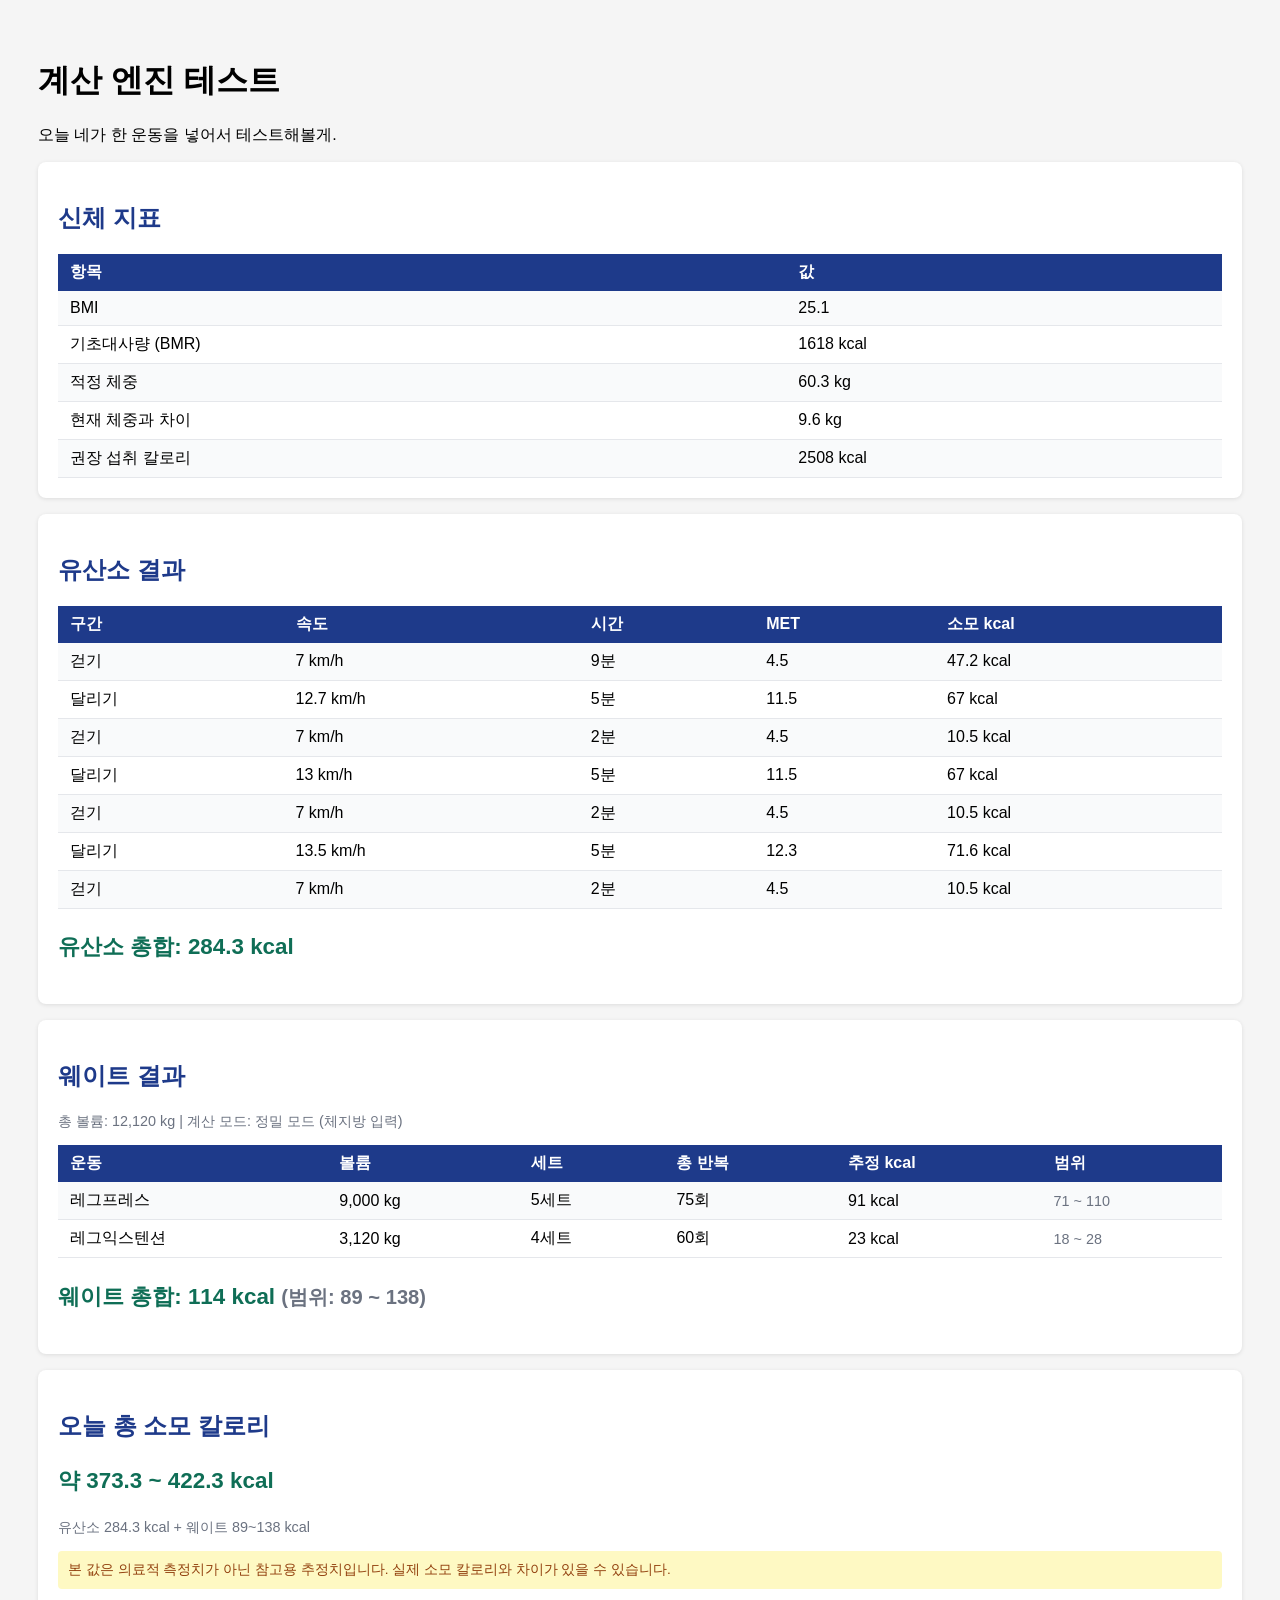
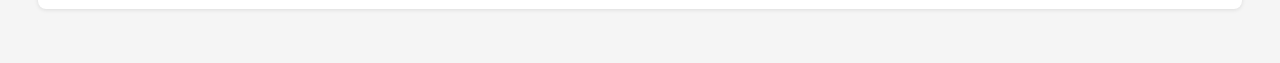
<file: test.html>
<!DOCTYPE html>
<html lang="ko">
<head>
  <meta charset="UTF-8">
  <title>계산 엔진 테스트</title>
  <style>
    body { font-family: Arial, sans-serif; padding: 30px; background: #f5f5f5; }
    .result { background: white; padding: 20px; border-radius: 8px; margin: 16px 0; box-shadow: 0 1px 4px rgba(0,0,0,0.1); }
    h2 { color: #1E3A8A; }
    h3 { color: #374151; }
    .kcal { font-size: 1.4em; font-weight: bold; color: #0F6E56; }
    .range { color: #6B7280; font-size: 0.9em; }
    table { border-collapse: collapse; width: 100%; }
    th { background: #1E3A8A; color: white; padding: 8px 12px; text-align: left; }
    td { padding: 8px 12px; border-bottom: 1px solid #e5e7eb; }
    tr:nth-child(even) td { background: #f9fafb; }
    .note { background: #FEF9C3; padding: 10px; border-radius: 4px; font-size: 0.85em; color: #92400E; margin-top: 8px; }
  </style>
</head>
<body>
  <h1>계산 엔진 테스트</h1>
  <p>오늘 네가 한 운동을 넣어서 테스트해볼게.</p>

  <div id="output"></div>

  <script src="js/data.js"></script>
  <script src="js/calculator.js"></script>
  <script>
    // ── 테스트 데이터 (네 오늘 운동) ──
    const user = {
      gender: "male",
      age: 26,
      heightCm: 167,
      weight: 69.9,
      fatMass: 19,       // 체지방량 kg
      leanMass: 50.9     // 제지방량 kg
    };

    // 유산소
    const cardioIntervals = [
      { type: "walking", name: "걷기",   speed: 7.0,  durationMin: 9,  incline: 0 },
      { type: "running", name: "달리기", speed: 12.7, durationMin: 5,  incline: 0 },
      { type: "walking", name: "걷기",   speed: 7.0,  durationMin: 2,  incline: 0 },
      { type: "running", name: "달리기", speed: 13.0, durationMin: 5,  incline: 0 },
      { type: "walking", name: "걷기",   speed: 7.0,  durationMin: 2,  incline: 0 },
      { type: "running", name: "달리기", speed: 13.5, durationMin: 5,  incline: 0 },
      { type: "walking", name: "걷기",   speed: 7.0,  durationMin: 2,  incline: 0 },
    ];

    // 웨이트
    const weightExercises = [
      {
        name: "레그프레스",
        group: "하체복합",
        correction: 1.03,
        restSeconds: 90,
        sets: [
          { weight: 40,  reps: 15 },
          { weight: 80,  reps: 15 },
          { weight: 120, reps: 15 },
          { weight: 160, reps: 15 },
          { weight: 200, reps: 15 },
        ]
      },
      {
        name: "레그익스텐션",
        group: "하체고립",
        correction: 1.03,
        restSeconds: 90,
        sets: [
          { weight: 40, reps: 15 },
          { weight: 48, reps: 15 },
          { weight: 56, reps: 15 },
          { weight: 64, reps: 15 },
        ]
      }
    ];

    // ── 계산 실행 ──
    const cardioResult = calcCardioTotal(cardioIntervals, user.weight);
    const weightResult = calcWeightSession(user, weightExercises);
    const bmi = calcBMI(user.weight, user.heightCm);
    const bmr = calcBMR(user.gender, user.age, user.heightCm, user.weight);
    const idealWeight = calcIdealWeight(user.gender, user.heightCm);

    // ── 결과 출력 ──
    let html = '';

    // 신체 지표
    html += `<div class="result">
      <h2>신체 지표</h2>
      <table>
        <tr><th>항목</th><th>값</th></tr>
        <tr><td>BMI</td><td>${bmi.toFixed(1)}</td></tr>
        <tr><td>기초대사량 (BMR)</td><td>${Math.round(bmr)} kcal</td></tr>
        <tr><td>적정 체중</td><td>${idealWeight.toFixed(1)} kg</td></tr>
        <tr><td>현재 체중과 차이</td><td>${(user.weight - idealWeight).toFixed(1)} kg</td></tr>
        <tr><td>권장 섭취 칼로리</td><td>${calcRecommendedCalories(bmr)} kcal</td></tr>
      </table>
    </div>`;

    // 유산소 결과
    html += `<div class="result">
      <h2>유산소 결과</h2>
      <table>
        <tr><th>구간</th><th>속도</th><th>시간</th><th>MET</th><th>소모 kcal</th></tr>`;
    cardioResult.intervals.forEach(i => {
      html += `<tr>
        <td>${i.name}</td>
        <td>${i.speed} km/h</td>
        <td>${i.durationMin}분</td>
        <td>${i.met}</td>
        <td>${i.kcal} kcal</td>
      </tr>`;
    });
    html += `</table>
      <p class="kcal">유산소 총합: ${cardioResult.totalKcal} kcal</p>
    </div>`;

    // 웨이트 결과
    html += `<div class="result">
      <h2>웨이트 결과</h2>
      <p class="range">총 볼륨: ${weightResult.totalVolume.toLocaleString()} kg | 
      계산 모드: ${weightResult.isPreciseMode ? '정밀 모드 (체지방 입력)' : '추정 모드'}</p>
      <table>
        <tr><th>운동</th><th>볼륨</th><th>세트</th><th>총 반복</th><th>추정 kcal</th><th>범위</th></tr>`;
    weightResult.exercises.forEach(ex => {
      html += `<tr>
        <td>${ex.name}</td>
        <td>${ex.volume.toLocaleString()} kg</td>
        <td>${ex.sets}세트</td>
        <td>${ex.totalReps}회</td>
        <td>${ex.kcal} kcal</td>
        <td class="range">${ex.kcalMin} ~ ${ex.kcalMax}</td>
      </tr>`;
    });
    html += `</table>
      <p class="kcal">웨이트 총합: ${weightResult.sessionKcal} kcal 
        <span class="range">(범위: ${weightResult.sessionMin} ~ ${weightResult.sessionMax})</span>
      </p>
    </div>`;

    // 총합
    const totalKcal = cardioResult.totalKcal + weightResult.sessionKcal;
    const totalMin = cardioResult.totalKcal + weightResult.sessionMin;
    const totalMax = cardioResult.totalKcal + weightResult.sessionMax;

    html += `<div class="result">
      <h2>오늘 총 소모 칼로리</h2>
      <p class="kcal">약 ${totalMin} ~ ${totalMax} kcal</p>
      <p class="range">유산소 ${cardioResult.totalKcal} kcal + 웨이트 ${weightResult.sessionMin}~${weightResult.sessionMax} kcal</p>
      <div class="note">본 값은 의료적 측정치가 아닌 참고용 추정치입니다. 실제 소모 칼로리와 차이가 있을 수 있습니다.</div>
    </div>`;

    document.getElementById('output').innerHTML = html;
  </script>
</body>
</html>
</file>
